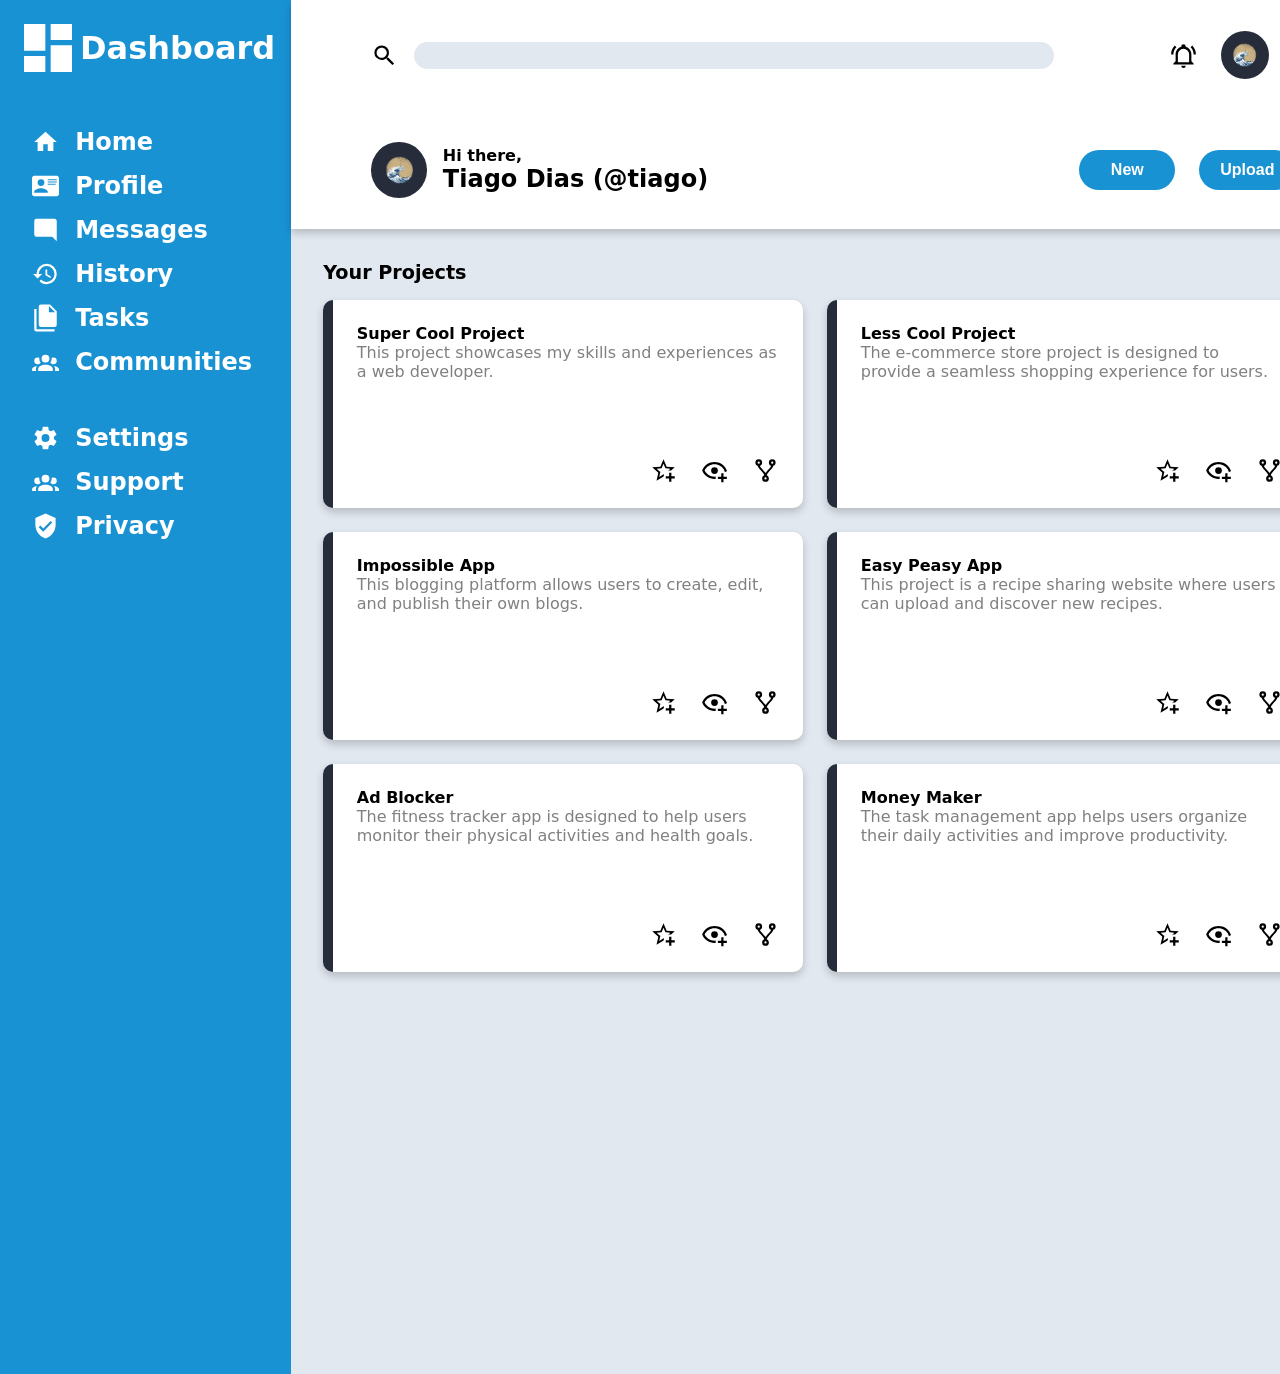
<file: Frontend/admin-dashboard/index.html>
<!DOCTYPE html>
<html lang="en">
<head>
  <meta charset="UTF-8">
  <meta name="viewport" content="width=device-width, initial-scale=1.0">
  <link rel="stylesheet" href="style.css">
  <title>Dashboard</title>
</head>
<body>
  <div class="main-container">

    <div class="sidebar">
      <div class="sidebar-logo">
        <img class="inverted dashboard-icon" src="img/view-dashboard.svg">
        <p>Dashboard</p>
      </div>

      <div class="sidebar-top-links">
        <div>
          <img class="inverted icon" src="img/home.svg">
          <p>Home</p>
        </div>
        
        <div>
          <img class="inverted icon" src="img/card-account-details.svg">
          <p>Profile</p>
        </div>

        <div>
          <img class="inverted icon" src="img/message-reply.svg">
          <p>Messages</p>
        </div>

        <div>
          <img class="inverted icon" src="img/history.svg">
          <p>History</p>
        </div>
        
        <div>
          <img class="inverted icon" src="img/file-multiple.svg">
          <p>Tasks</p>
        </div>
        
        <div>
          <img class="inverted icon" src="img/account-group.svg">
          <p>Communities</p>
        </div>
      </div>

      <div class="sidebar-bottom-links">
        <div>
          <img class="inverted icon" src="img/cog.svg">
          <p>Settings</p>
        </div>

        <div>
          <img class="inverted icon" src="img/account-group.svg">
          <p>Support</p>
        </div>

        <div>
          <img class="inverted icon" src="img/shield-check.svg">
          <p>Privacy</p>
        </div>
      </div>
    </div>

    <div class="right-container">
      <div class="navbar">
        <div class="search-bar">
          <img class="icon" src="img/magnify.svg">
          <div class="rectangle"></div>
        </div>

        <div class="notis-bar">
          <img class="icon" src="img/bell-ring-outline.svg">
          <img class="pfp-small" src="img/godzilla.png">
          <p>Tiago Dias</p>
        </div>

        <div class="greetings">
          <img class="pfp" src="img/godzilla.png">
          <div class="greetings-text">
            <p style="font-size: 1rem; font-weight: bold;">Hi there,</p>
            <p style="font-size: 1.5rem; font-weight: bold;">Tiago Dias (@tiago)</p>
          </div>
        </div>

        <div class="nav-buttons">
          <button class="nav-button">New</button>
          <button class="nav-button">Upload</button>
          <button class="nav-button">Share</button>
        </div>
      </div>

      <div class="cards-main-container">
        <div class="projects-container">
          <p class="title">Your Projects</p>

          <div class="cards">
            <div class="card">
              <div class="card-marker"></div>
              <div class="card-body">
                <div>
                  <p style="font-weight: bold;">Super Cool Project</p>
                  <p>This project showcases my skills and experiences as a web developer.</p>
                </div>
                <div class="card-icons">
                  <img class="icon" src="img/star-plus-outline.svg">
                  <img class="icon" src="img/eye-plus-outline.svg">
                  <img class="icon" src="img/source-fork.svg">
                </div>
              </div>
            </div>
            <div class="card">
              <div class="card-marker"></div>
              <div class="card-body">
                <div>
                  <p style="font-weight: bold;">Less Cool Project</p>
                  <p>The e-commerce store project is designed to provide a seamless shopping experience for users.</p>
                </div>
                <div class="card-icons">
                  <img class="icon" src="img/star-plus-outline.svg">
                  <img class="icon" src="img/eye-plus-outline.svg">
                  <img class="icon" src="img/source-fork.svg">
                </div>
              </div>
            </div>
            <div class="card">
              <div class="card-marker"></div>
              <div class="card-body">
                <div>
                  <p style="font-weight: bold;">Impossible App</p>
                  <p>This blogging platform allows users to create, edit, and publish their own blogs.</p>
                </div>
                <div class="card-icons">
                  <img class="icon" src="img/star-plus-outline.svg">
                  <img class="icon" src="img/eye-plus-outline.svg">
                  <img class="icon" src="img/source-fork.svg">
                </div>
              </div>
            </div>
            <div class="card">
              <div class="card-marker"></div>
              <div class="card-body">
                <div>
                  <p style="font-weight: bold;">Easy Peasy App</p>
                  <p>This project is a recipe sharing website where users can upload and discover new recipes.</p>
                </div>
                <div class="card-icons">
                  <img class="icon" src="img/star-plus-outline.svg">
                  <img class="icon" src="img/eye-plus-outline.svg">
                  <img class="icon" src="img/source-fork.svg">
                </div>
              </div>
            </div>
            <div class="card">
              <div class="card-marker"></div>
              <div class="card-body">
                <div>
                  <p style="font-weight: bold;">Ad Blocker</p>
                  <p>The fitness tracker app is designed to help users monitor their physical activities and health goals.</p>
                </div>
                <div class="card-icons">
                  <img class="icon" src="img/star-plus-outline.svg">
                  <img class="icon" src="img/eye-plus-outline.svg">
                  <img class="icon" src="img/source-fork.svg">
                </div>
              </div>
            </div>
            <div class="card">
              <div class="card-marker"></div>
              <div class="card-body">
                <div>
                  <p style="font-weight: bold;">Money Maker</p>
                  <p>The task management app helps users organize their daily activities and improve productivity.</p>
                </div>
                <div class="card-icons">
                  <img class="icon" src="img/star-plus-outline.svg">
                  <img class="icon" src="img/eye-plus-outline.svg">
                  <img class="icon" src="img/source-fork.svg">
                </div>
              </div>
          </div>
        </div>
      </div>

      <div class="right-card-container">

        <div class="annouce-container">
          <p class="title">Announcements</p>

          <div class="announce-card">
            <div class="announce-text">
              <p>Site Maintenance</p>
              <p>Website maintenance is the process of keeping a website up-to-date, secure, and running smoothly</p>
            </div>

            <div class="announce-text">
              <p>Community Share Day</p>
              <p >A community is a group of people who share common interests, values, or characteristics.</p>
            </div>

            <div class="announce-text">
              <p>Site Maintenance</p>
              <p>A privacy policy is a legal document that explains how a business collects, uses, and protects personal information.</p>
            </div>
          </div>
        </div>

        <div class="trend-container">
          <p class="title">Trending</p>

          <div class="trend-card">
            <div class="trend-row">
              <img class="pfp-small" src="img/penguin.png">
              <div>
                <p>@tegan</p>
                <p class="gray-text">World Piece builder</p>
              </div>
            </div>

            <div class="trend-row">
              <img class="pfp-small" src="img/godzilla.png">
              <div>
                <p>@tiago</p>
                <p>Super Cool Project</p>
              </div>
            </div>

            <div class="trend-row">
              <img class="pfp-small" src="img/tiger.png">
              <div>
                <p>@kendall</p>
                <p>Life Changing App</p>
              </div>
            </div>

            <div class="trend-row">
              <img class="pfp-small" src="img/koala.png">
              <div>
                <p>@alex</p>
                <p>No Traffic Maker</p>
              </div>
            </div>
          </div>
        </div>
      </div>

    </div>
  </div>
</body>
</html>
</file>
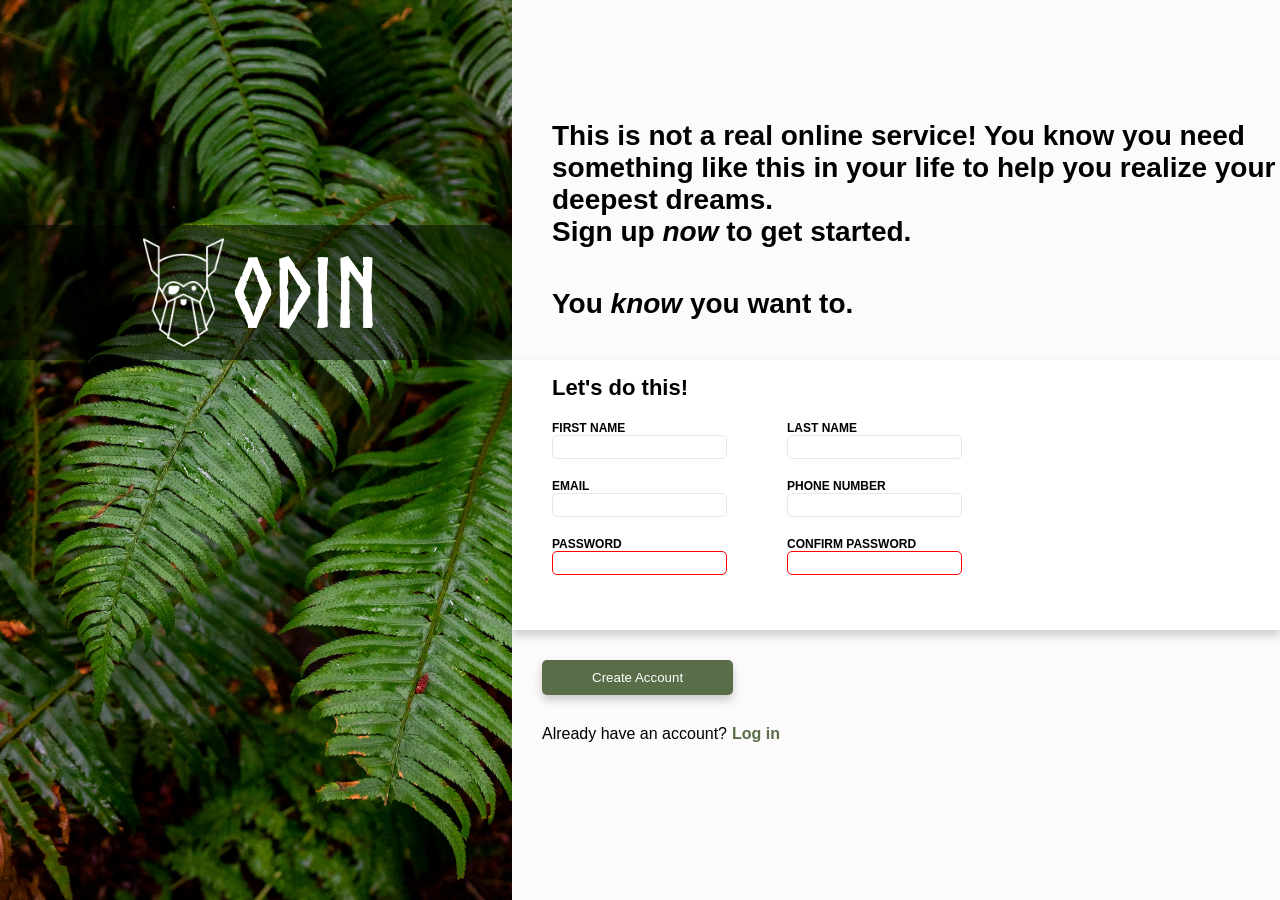
<file: Frontend/login-page/index.html>
<!DOCTYPE html>
<html lang="en">
<head>
  <meta charset="UTF-8">
  <meta name="viewport" content="width=device-width, initial-scale=1.0">
  <link rel="stylesheet" href="style.css">
  <title>Document</title>
</head>
<body>
  <div class="left">
    <div class="odin-container">
      <img clas="odin-img" src="img/odin-lined.png">
      <div class="odin-text">
        <p>ODIN</p>
      </div>
    </div>
  </div>

  <div class="right">
    <div class="right-top">
      <p>This is not a real online service! You know you need something like this in 
      your life to help you realize your deepest dreams.</p>
      <p class="right-top-big">Sign up <i>now</i> to get started.</p>
      <p>You <i>know</i> you want to.</p>
    </div>
    <div class="form-container">
      <p class="form-text">Let's do this!</p>

      <div class="row">
        <form>
          <label for="first_name">FIRST NAME</label>
          <input type="text" id="first_name" required>
        </form>
        <form>
          <label for="last_name">LAST NAME</label>
          <input type="text" id="last_name" required>
        </form>
      </div>

      <div class="row">
        <form>
          <label for="email">EMAIL</label>
          <input type="email" id="email" required>
        </form>
        <form>
          <label for="phone">PHONE NUMBER</label>
          <input type="tel" id="phone" pattern="[0-9]{10}" required>
        </form>
      </div>

      <div class="row">
        <form>
          <label for="password">PASSWORD</label>
          <input type="password" id="password" required>
        </form>
        <form>
          <label for="confirm_password">CONFIRM PASSWORD</label>
          <input type="password" id="confirm_password" required>
        </form>
      </div>

    </div>
    <div class="right-footer">
      <button class="create-btn" type="submit">Create Account</button>
      <div class="footer-text">
        <p>Already have an account?</p>
        <p class="log-in-text">Log in</p>
      </div>
    </div>
  </div>
</body>
</html>
</file>
<file: Frontend/admin-dashboard/style.css>
@import url('https://fonts.googleapis.com/css2?family=Inter:wght@400;500;600;700&display=swap');

:root {
  --default-font: system-ui, "Segoe UI", Roboto, Helvetica, Arial, sans-serif,
  "Apple Color Emoji", "Segoe UI Emoji", "Segoe UI Symbol";
}

body {
  font-family: var(--default-font);
  margin: 0;
}

p {
  margin: 0;
}

.main-container {
  display: grid;
  grid-template-columns: 1fr 5fr;
  height: 100vh;
  width: 100vw;
}

.sidebar {
  display: flex;
  flex-direction: column;
  gap: 3rem;
  background-color: #1992D4;
  color: white;
}

.sidebar-logo {
  display: flex;
  font-size: 2rem;
  font-weight: bold;
  padding: 1rem 1rem 0 1rem;
  align-items: center;
}

.sidebar-top-links,
.sidebar-bottom-links {
  display: flex;
  flex-direction: column;
  gap: 1rem;
  padding-left: 2rem;
}

.sidebar-top-links div,
.sidebar-bottom-links div  {
  display: flex;
  font-size: 1.5rem;
  font-weight: bold;
  gap: 1rem;
}

.inverted {
  filter: invert(1);
}

.dashboard-icon {
  width: 4rem;
}

.icon {
  width: 1.7rem;
}

.right-container {
  display: grid;
  grid-template-rows: 1fr 5fr;
}

.navbar {
  position: relative;
  display: grid;
  grid-template-columns: 2fr 1fr;
  padding: 0rem 10rem 0rem 5rem; /* top, right, bottom, left */
  box-shadow: 0px 4px 8px rgba(0, 0, 0, 0.2);
}

.search-bar {
  display: flex;
  align-items: center;
  gap: 1rem;
}

.rectangle {
  width: 40rem;
  height: 1.7rem;
  background-color: #E2E8F0;
  border-radius: 20px;
}

.notis-bar {
  display: flex;
  align-items: center;
  justify-content: flex-end;
  font-size: 1.3rem;
  font-weight: bold;
  gap: 1.5rem;
}

.pfp-small {
  width: 3rem;
  height: auto;
  aspect-ratio: 1;
  border-radius: 50%;
  object-fit: cover;
}

.greetings {
  display: flex;
  align-items: center;
  gap: 1rem;
}

.pfp {
  width: 8%;
  height: auto;
  aspect-ratio: 1;
  border-radius: 50%;
  object-fit: cover;
}

.nav-buttons {
  display: flex;
  align-items: center;
  justify-content: flex-end;
  gap: 1.5rem;
}

.nav-button {
  width: 6rem;
  height: 2.5rem;
  border-radius: 2rem;
  font-size: 1rem;
  font-weight: bold;
  border: none;
  color: white;
  background-color: #1992D4;
}

.cards-main-container {
  display: grid;
  grid-template-columns: 3fr 1fr;
  background-color: #E2E8F0;
  padding: 2rem;
  gap: 2rem;
}

.projects-container {
  display: flex;
  flex-direction: column;
}

.title {
  font-size: 1.2rem;
  font-weight: bold;
  padding-bottom: 1rem;
}

.cards {
  display: grid;
  grid-template-columns: 1fr 1fr;
  grid-template-rows: repeat(3, 1fr);
  gap: 1.5rem;
}

.card {
  display: grid;
  grid-template-columns: 2% 98%;
  background-color: white;
  height: 13rem;
  min-width: 30rem;
  border-radius: 10px;
  box-shadow: 0px 4px 8px rgba(0, 0, 0, 0.2);
}

.card-marker {
  border-top-left-radius: 10px;
  border-bottom-left-radius: 10px;
  background-color: #262C3A;
}

.card-body {
  display: flex;
  flex-direction: column;
  justify-content: space-between;
  padding: 1.5rem;
}

.card-icons {
  display: flex;
  gap: 1.5rem;
  align-self: flex-end;
}

.right-card-container {
  display: flex;
  flex-direction: column;
  gap: 2rem;
}

.announce-card,
.trend-card {
  display: flex;
  flex-direction: column;
  background-color: white;
  padding: 2rem;
  gap: 1rem;
  border-radius: 10px;
  box-shadow: 0px 4px 8px rgba(0, 0, 0, 0.2);
}

.announce-card div:nth-child(2) {
  border-top: 2px solid lightgrey;
  border-bottom: 2px solid lightgrey;
  padding: 1rem 0;
}

.announce-text p:first-child {
  font-weight: bold;
}

.announce-text p:nth-child(2) {
  font-size: 0.9rem;
}

.trend-card {
  gap: 1.5rem;
}

.trend-row {
  display: flex;
  gap: 1rem;
}

.trend-row p:first-child {
  font-weight: 500;
}

.trend-row p:nth-child(2),
.announce-text p:nth-child(2),
.card-body div p:nth-child(2) {
  color: grey;
}
</file>
<file: Frontend/login-page/style.css>
@font-face {
  font-family: 'MyFont';
  src: url('font/Norse-Bold.otf') format('opentype');
  font-weight: normal;
  font-style: normal;
}

body {
  padding: 0;
  margin: 0;
  height: 100vh;
  display: flex;
  font-family: Helvetica, sans-serif;
}

.left {
  width: 40vw;
  height: 100vh;
  background-image: url('img/background.jpg');
  background-size: cover;
  background-position: center;
  background-repeat: no-repeat;
}

.odin-container {
  position: relative;
  top: 25%;
  display: flex;
  height: 15%;
  background-color: rgba(0, 0, 0, 0.5);
  justify-content: center;
}

img {
  transform: scale(0.8);
}

.odin-text {
  display: flex;
  color: white;
  justify-content: center;
  align-items: center;
  font-family: 'MyFont', sans-serif;
  font-size: 6rem;
}

.right {
  width: 60vw;
  background-color: rgb(252, 250, 250);
}

p {
  margin: 0;
}

.right-top-big {
  padding-bottom: 40px;
}

.right-top {
  display: flex;
  flex-direction: column;
  justify-content: flex-end;
  height: 40%;
  width: 100%;
  box-sizing: border-box;
  font-size: 28px;
  font-weight: bold;
  padding-left: 40px;
  padding-bottom: 40px;
}

.form-container {
  width: 100%;
  box-sizing: border-box;
  background-color: white;
  box-shadow: 0px 5px 10px rgba(0, 0, 0, 0.2);
  height: 30%;
  padding-left: 40px;
  padding-top: 15px;
}

.form-text {
  font-size: 22px;
  font-weight: bold;
}

label {
  display: block;
  font-size: 12px;
  font-weight: bolder;
}

.row {
  display: flex;
  padding-top: 20px;
  gap: 60px;
}

input {
  border: 1px solid #E5E7EB;
  outline: none;
  border-radius: 5px;
  height: 20px;
}

.right-footer {
  padding-top: 30px;
  padding-left: 30px;
}

.create-btn {
  background-color: #596D48;
  color: white;
  border: none;
  border-radius: 5px;
  padding: 10px 50px;
  box-shadow: 0px 5px 10px rgba(0, 0, 0, 0.2);
}

.footer-text {
  display: flex; 
  padding-top: 30px;
  gap: 5px;
}

.log-in-text {
  color: #596D48;
  font-weight: bold;
}

input:focus {
  border: 1px solid blue;
  box-shadow: 5px 5px 10px rgba(0, 0, 0, 0.2);
}

#confirm_password:invalid, #password:invalid {
  border: 1px solid red;
}
</file>
